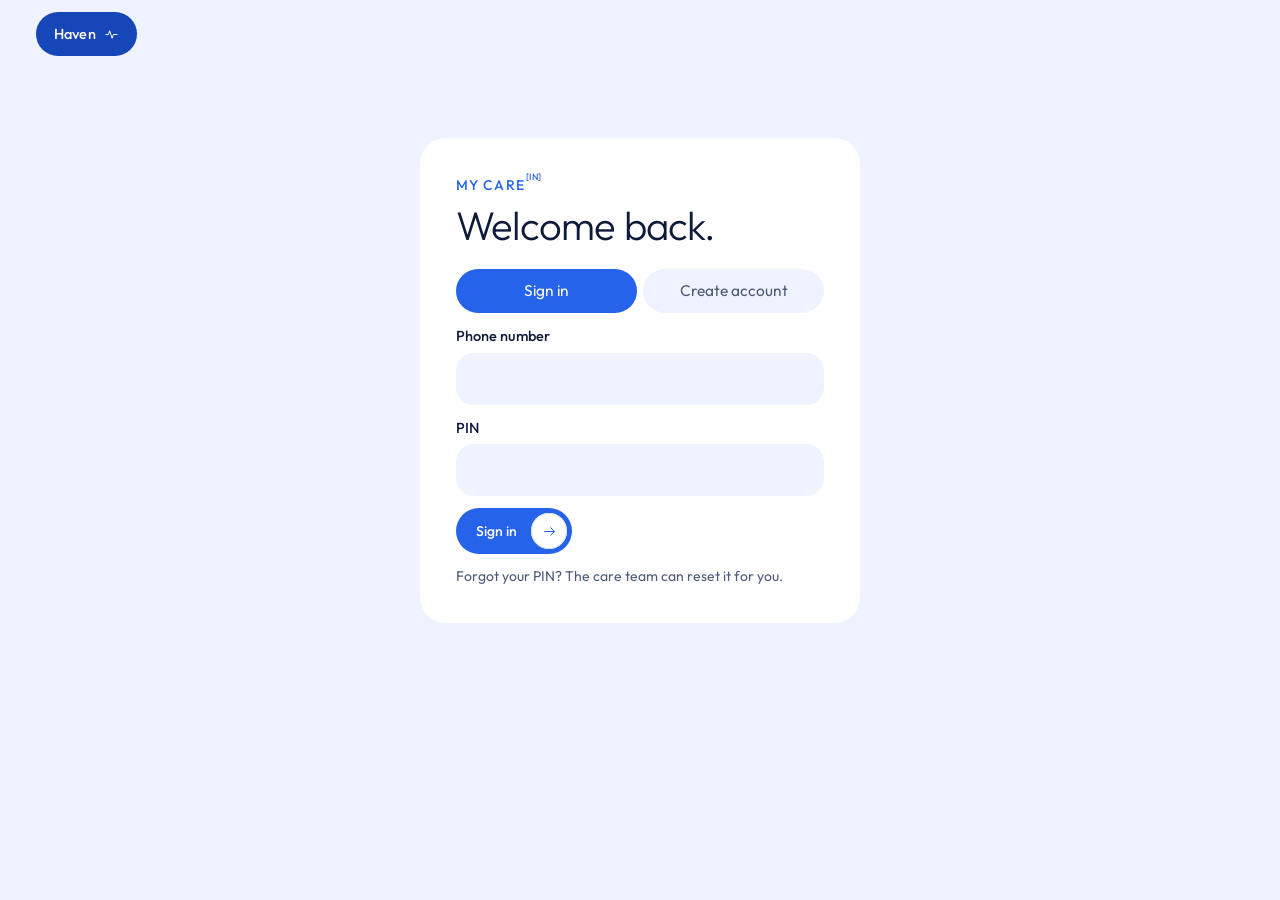
<file: app.html>
<!DOCTYPE html>
<html lang="en">
<head>
<meta charset="utf-8">
<meta name="viewport" content="width=device-width, initial-scale=1">
<meta name="robots" content="noindex">
<title>My care</title>
<meta name="theme-color" content="#2563EB">
<link rel="icon" href="data:image/svg+xml,%3Csvg xmlns='http://www.w3.org/2000/svg' viewBox='0 0 32 32'%3E%3Ccircle cx='16' cy='16' r='16' fill='%232563EB'/%3E%3Cpath d='M13 8h6v5h5v6h-5v5h-6v-5H8v-6h5z' fill='%23FFC64A'/%3E%3C/svg%3E">
<link rel="stylesheet" href="styles.css">
</head>
<body>
<div class="wrap">
  <header class="bar">
    <div><a class="pill dark logo" href="index.html"><span id="b-name">haven</span><svg><use href="#i-pulse"/></svg></a></div>
    <div><a class="pill" id="b-call" hidden><svg><use href="#i-phone"/></svg>Call</a><button class="pill" id="b-out" hidden>Sign out</button></div>
  </header>
  <main id="app" aria-live="polite"></main>
</div>
<script src="data.js"></script>
<script src="common.js"></script>
<script src="app.js"></script>
</body>
</html>
</file>
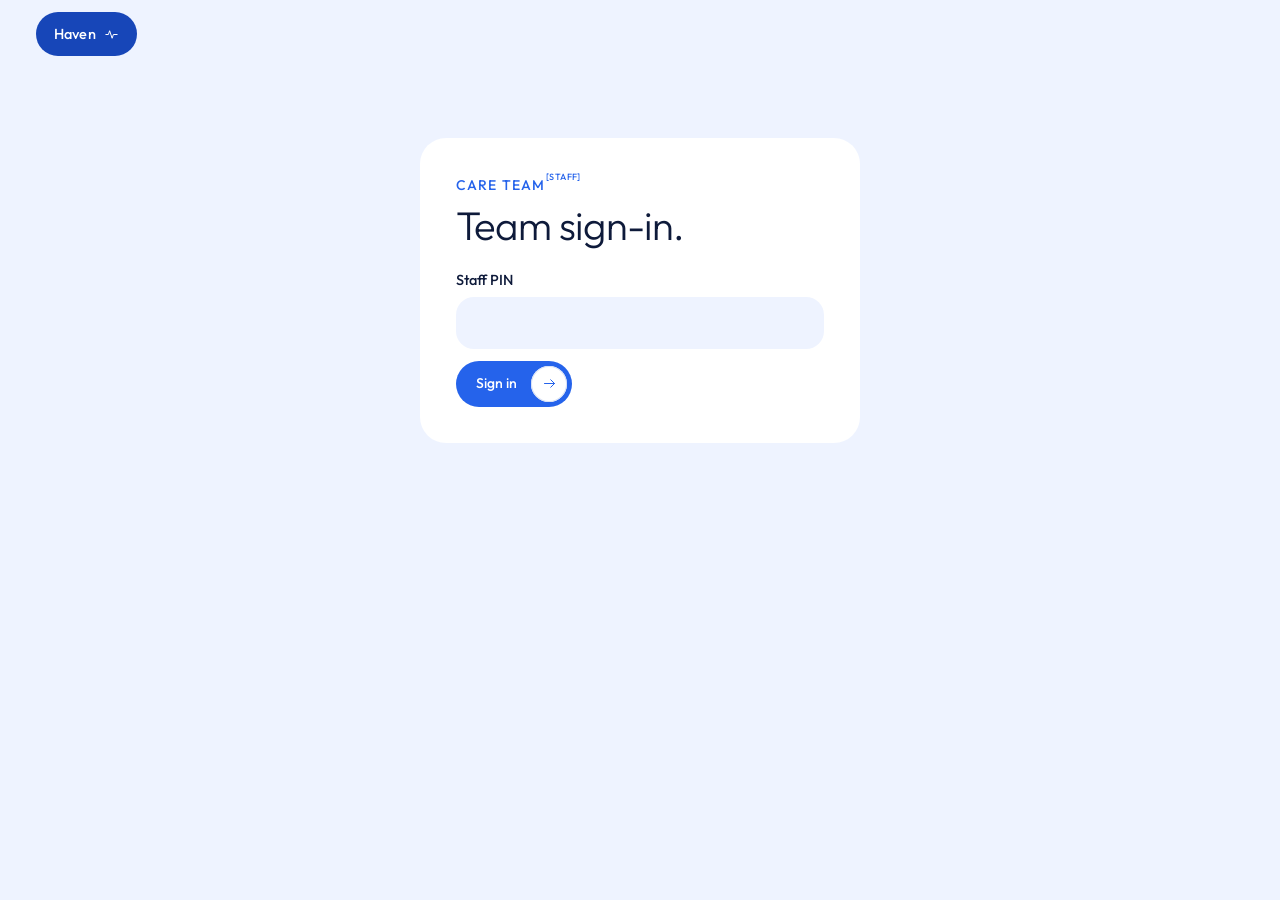
<file: team.html>
<!DOCTYPE html>
<html lang="en">
<head>
<meta charset="utf-8">
<meta name="viewport" content="width=device-width, initial-scale=1">
<meta name="robots" content="noindex">
<title>Care team</title>
<meta name="theme-color" content="#2563EB">
<link rel="icon" href="data:image/svg+xml,%3Csvg xmlns='http://www.w3.org/2000/svg' viewBox='0 0 32 32'%3E%3Ccircle cx='16' cy='16' r='16' fill='%232563EB'/%3E%3Cpath d='M13 8h6v5h5v6h-5v5h-6v-5H8v-6h5z' fill='%23FFC64A'/%3E%3C/svg%3E">
<link rel="stylesheet" href="styles.css">
</head>
<body>
<div class="wrap">
  <header class="bar">
    <div><a class="pill dark logo" href="index.html"><span id="b-name">haven</span><svg><use href="#i-pulse"/></svg></a></div>
    <div><span class="pill" id="b-net" hidden>Offline — last saved copy</span><button class="pill" id="b-out" hidden>Sign out</button></div>
  </header>
  <main id="app" aria-live="polite"></main>
</div>
<script src="data.js"></script>
<script src="common.js"></script>
<script src="team.js"></script>
</body>
</html>
</file>
<file: styles.css>
@font-face{font-family:"Outfit";src:url("fonts/outfit-latin-wght-normal.woff2") format("woff2");font-weight:100 900;font-display:swap}

:root{
  --bg:#EEF3FF; --ink:#0E1A3A; --muted:#4F5B78; --line:#D8E1F5; --white:#fff;
  --green:#2563EB; --green-d:#1746B8; --steel:#A9C4FF; --steel-d:#2F6BEA; --steel-l:#DFE9FF; --deep:#1746B8;
  --cyan:#FFC64A; --sun:#FFC64A; --orange:#F0803A; --red:#D2462F; --amber:#9A6700; --ok:#2563EB;
  --r:26px;
}
*{box-sizing:border-box}
html{scroll-behavior:smooth;-webkit-text-size-adjust:100%}
html,body{overflow-x:clip}
body{margin:0;background:var(--bg);color:var(--ink);font:400 16.5px/1.5 "Outfit",system-ui,sans-serif;-webkit-font-smoothing:antialiased}
h1,h2,h3,p,ul,ol{margin:0;padding:0}
ul,ol{list-style:none}
h1,h2,h3{font-weight:300;letter-spacing:-.02em;line-height:1.08}
b,strong{font-weight:600}
a{color:inherit;text-decoration:none}
button{font:inherit;color:inherit;background:none;border:0;padding:0;cursor:pointer}
svg{display:block}
:focus-visible{outline:2px solid var(--ink);outline-offset:3px;border-radius:999px}
[hidden]{display:none!important}
.wrap{max-width:1240px;margin:0 auto;padding-left:16px;padding-right:16px}
.muted{color:var(--muted)}
.small{font-size:13px}

/* ---------- pills + round icons ---------- */
.pill{color:var(--ink);display:inline-flex;align-items:center;gap:8px;min-height:40px;padding:0 15px;border-radius:999px;background:#fff;font-size:13px;font-weight:500;white-space:nowrap}
.pill svg{width:15px;height:15px}
.pill.dark{background:var(--ink);color:#fff}
.pill.glass{background:rgba(255,255,255,.26);color:#fff;backdrop-filter:blur(10px);-webkit-backdrop-filter:blur(10px)}
.pill.ghost{background:none;color:var(--muted);box-shadow:inset 0 0 0 1px var(--line)}
.pill.ico-l{padding-left:5px}.pill.ico-r{padding-right:5px}
.ico{color:var(--ink);width:32px;height:32px;flex:none;border-radius:50%;display:grid;place-items:center;background:#fff;box-shadow:inset 0 0 0 1px var(--line)}
.ico svg{width:15px;height:15px}
.ico.dark{background:var(--ink);color:var(--cyan);box-shadow:none}
.ico.cyan{background:var(--cyan);color:#fff;box-shadow:none}
.ico.lg{width:46px;height:46px}.ico.lg svg{width:19px;height:19px}
.ico.xl{width:68px;height:68px}.ico.xl svg{width:26px;height:26px}
.go{display:inline-flex;align-items:center;gap:14px;min-height:46px;padding:0 5px 0 20px;border-radius:999px;background:#fff;box-shadow:inset 0 0 0 1px #CFD3D6;font-size:14px;font-weight:500;transition:transform .15s}
.go:hover{transform:translateY(-1px)}
.go .ico{width:36px;height:36px}
.go.glass{background:rgba(255,255,255,.28);box-shadow:none;color:#fff;backdrop-filter:blur(10px);-webkit-backdrop-filter:blur(10px)}
.go.glass .ico{background:#fff;color:var(--cyan)}
.ico.dark{color:var(--cyan)}.ico.cyan{color:#fff}.pill.dark,.pill.glass{color:#fff}
.go.solid{background:var(--ink);color:#fff;box-shadow:none}
.go.solid .ico{background:#fff;color:var(--ink)}
.go:disabled{opacity:.45;cursor:default;transform:none}
.sec-label{font-size:15px;color:var(--ink)}
.sec-label sup{font-size:9px;font-weight:500;letter-spacing:.04em;margin-left:1px;position:relative;top:-.5em}
.hl{display:inline-flex;align-items:center;gap:.22em;background:#fff;border-radius:999px;padding:0 .28em 0 .32em;line-height:1.12;vertical-align:baseline}
.hl .ico{width:.62em;height:.62em;box-shadow:inset 0 0 0 1px #CFD3D6}
.hl .ico svg{width:55%;height:55%}
.h-ico{display:inline-block;width:.7em;height:.7em;vertical-align:-.04em;margin:0 .12em}
.dash{position:absolute;pointer-events:none;border:1.5px dashed rgba(255,255,255,.85);border-radius:50%}
.cloud{position:absolute;pointer-events:none;width:var(--w,90px);height:calc(var(--w,90px)*.52);border-radius:999px;background:#fff;filter:drop-shadow(0 10px 18px rgba(80,110,125,.18))}
.cloud::before,.cloud::after{content:"";position:absolute;background:#fff;border-radius:50%}
.cloud::before{width:46%;aspect-ratio:1;left:16%;top:-38%}
.cloud::after{width:36%;aspect-ratio:1;left:50%;top:-22%}

/* ---------- hero ---------- */
.hero{position:relative;overflow:hidden;isolation:isolate;min-height:clamp(560px,62vw,760px);border-radius:0 0 30px 30px;color:#fff;background:linear-gradient(180deg,#6F9AB2 0%,#9DBFD0 42%,#CFE0E8 100%)}
.tower{position:absolute;z-index:-1;inset:0;background:linear-gradient(180deg,#3F5560,#6C8795);opacity:.92}
.tower::after{content:"";position:absolute;inset:0;background:repeating-linear-gradient(90deg,rgba(255,255,255,.11) 0 2px,transparent 2px 22px),repeating-linear-gradient(0deg,rgba(0,0,0,.1) 0 2px,transparent 2px 16px)}
.tower.t1{clip-path:polygon(0 0,27% 0,19% 48%,0 66%)}
.tower.t2{clip-path:polygon(100% 0,66% 0,77% 58%,100% 78%);background:linear-gradient(180deg,#33474F,#5D7885)}
.tower.t3{clip-path:polygon(40% 100%,45% 72%,57% 74%,61% 100%);background:linear-gradient(180deg,#4A626D,#2F4048)}
.tower.t4{clip-path:polygon(0 100%,0 74%,15% 64%,24% 100%);background:linear-gradient(180deg,#566F7B,#394C55)}
.tower.t5{clip-path:polygon(100% 100%,100% 86%,84% 70%,78% 100%);background:linear-gradient(180deg,#48606B,#2F4048);opacity:.85}
.hero-haze{position:absolute;z-index:-1;left:20%;right:20%;top:12%;height:60%;border-radius:50%;background:radial-gradient(closest-side,rgba(255,255,255,.55),transparent);filter:blur(10px)}
.nav{position:absolute;z-index:5;left:0;right:0;top:0;display:flex;justify-content:space-between;align-items:center;gap:10px;padding:12px 14px}
.nav>div{display:flex;gap:8px;align-items:center}
.nav .pill{box-shadow:0 2px 10px rgba(40,60,70,.12)}
.logo{font-weight:500;font-size:15px;letter-spacing:.01em}
.hero-mid{position:absolute;left:0;right:0;top:50%;transform:translateY(-54%);text-align:center;padding:0 16px}
.hero h1{font-size:clamp(40px,6.6vw,84px);font-weight:300;letter-spacing:-.025em;line-height:1;text-shadow:0 2px 24px rgba(60,90,105,.25)}
.hero h1 .sun{display:inline-grid;place-items:center;width:.62em;height:.62em;vertical-align:.02em;margin:0 .1em;position:relative}
.hero h1 .sun svg{width:100%;height:100%}
.hero .dash{width:clamp(180px,24vw,330px);aspect-ratio:1;left:50%;top:50%;transform:translate(-50%,-50%)}
.hero .go{margin-top:28px}
.hero-card{position:absolute;z-index:4;left:14px;bottom:14px;display:flex;align-items:center;gap:8px;background:#fff;color:var(--ink);border-radius:999px;padding:8px 22px 8px 8px;max-width:calc(100% - 28px);box-shadow:0 8px 24px rgba(40,60,70,.14)}
.hero-card p{font-size:12.5px;line-height:1.3;max-width:190px;margin-left:8px}
.hero-card .x{position:absolute;right:-6px;top:-8px;width:22px;height:22px;border-radius:50%;background:#fff;display:grid;place-items:center;box-shadow:0 2px 6px rgba(0,0,0,.18);font-size:13px;line-height:1}
.hero-tag{position:absolute;z-index:4;right:14px;bottom:14px}
.side{position:fixed;z-index:30;right:12px;top:50%;transform:translateY(-50%);display:flex;flex-direction:column;gap:8px}
.side .ico{box-shadow:0 2px 10px rgba(40,60,70,.14)}

/* ---------- about ---------- */
.sec{position:relative;padding-top:clamp(56px,7vw,96px)}
.sec-top{display:grid;grid-template-columns:1fr auto 1fr;align-items:start;gap:16px}
.center{text-align:center}
.h2{font-size:clamp(38px,5.2vw,64px)}
.lead{max-width:330px;margin:22px auto 26px;color:#4A4F54;font-size:16px;line-height:1.4}
.curve{position:absolute;z-index:-1;left:0;right:0;top:120px;width:100%;height:520px;fill:none;stroke:#C5CACE;stroke-width:1.2;stroke-dasharray:6 6}
.cards{display:grid;grid-template-columns:1fr 1fr 1fr 1.05fr 1fr;gap:14px;align-items:end;margin-top:28px}
.c{position:relative;overflow:hidden;border-radius:var(--r);isolation:isolate}
.c-dark{background:linear-gradient(200deg,#3A4850,#16191B 70%);color:#fff;padding:20px;min-height:300px;display:flex;flex-direction:column;justify-content:space-between;margin-bottom:70px}
.c-dark h3{font-size:27px;line-height:1.25}
.c-phone{background:var(--steel-l);min-height:190px;padding:18px 18px 0;display:flex;justify-content:center}
.mini{width:132px;border-radius:26px 26px 0 0;background:var(--steel);color:#fff;padding:14px 12px 20px;box-shadow:0 0 0 5px #fff,0 18px 30px -10px rgba(60,90,105,.5);transform:rotate(-7deg) translateY(12px)}
.mini small{display:block;font-size:9px;opacity:.9}
.mini b{display:block;font-weight:300;font-size:30px;line-height:1.1}
.mini span{display:block;font-size:17px;font-weight:300;line-height:1.15;margin-top:6px}
.c-home{background:linear-gradient(180deg,#BFD3DB,#DCE7EC);min-height:230px;margin-bottom:76px}
.c-home .dash{width:150px;height:150px;left:50%;top:44%;transform:translate(-50%,-50%);border-color:#fff}
.c-home .ico.xl{position:absolute;left:50%;top:44%;transform:translate(-50%,-50%)}
.c-home .acts{position:absolute;right:12px;bottom:12px;display:flex;gap:6px;background:rgba(255,255,255,.5);border-radius:999px;padding:5px}
.c-steel{background:var(--steel-d);color:#fff;padding:26px 22px 22px;min-height:130px;overflow:visible;margin-bottom:176px;display:flex;flex-direction:column;gap:14px}
.c-steel p{font-size:16px;line-height:1.25;max-width:170px}
.c-steel .corner{position:absolute;right:-10px;top:-40px;width:78px;height:78px;border-radius:50%;background:var(--bg);display:grid;place-items:center}
.c-steel .corner .ico{width:58px;height:58px;box-shadow:none}
.c-sky{background:linear-gradient(180deg,#8FB3C6,#C9DDE6);min-height:296px}
.c-sky .dash{width:190px;height:190px;left:50%;top:60%;transform:translate(-50%,-50%)}
.c-sky .live{position:absolute;right:14px;top:14px}
.c-sky .ico.live{color:var(--red)}
.c-sky .pill{position:absolute;left:50%;bottom:14px;transform:translateX(-50%)}
.c-sky .figure{position:absolute;left:50%;bottom:54px;transform:translateX(-50%);width:74px;height:74px;border-radius:50%;background:#fff;display:grid;place-items:center;color:var(--deep);box-shadow:0 14px 26px -8px rgba(60,90,105,.5)}
.c-sky .figure svg{width:30px;height:30px}
.pager{display:flex;gap:8px;margin-top:-52px;margin-left:8px;position:relative}

/* ---------- services ---------- */
.svc{display:grid;grid-template-columns:1fr 1fr;gap:16px;align-items:stretch}
.svc-art{position:relative;overflow:hidden;isolation:isolate;border-radius:var(--r);min-height:640px;background:linear-gradient(180deg,#A3C0CC,#C7D8DF 70%,#D6E1E6);color:#fff;padding:24px}
.svc-art .capsule{position:absolute;left:50%;top:50%;transform:translate(-50%,-50%);width:min(300px,62%);height:70%;border:1.5px dashed #fff;border-radius:999px}
.svc-art .inner{position:absolute;left:50%;top:50%;transform:translate(-50%,-48%);width:min(250px,52%);height:60%;border-radius:999px;background:linear-gradient(180deg,rgba(255,255,255,.75),rgba(255,255,255,.12));overflow:hidden}
.svc-art .inner::after{content:"";position:absolute;inset:0;background:repeating-linear-gradient(0deg,rgba(134,168,182,.35) 0 2px,transparent 2px 14px);transform:skewY(-18deg) scale(1.4)}
.chip-big{position:absolute;display:flex;flex-direction:column;gap:4px;align-items:flex-start}
.chip-big .pill{font-size:clamp(17px,2vw,24px);font-weight:300;min-height:0;padding:7px 18px}
.chip-big .pill svg{width:18px;height:18px}
.chip-big span.val{font-size:clamp(17px,2vw,24px);font-weight:300;padding-left:18px;display:flex;align-items:center;gap:8px}
.svc-art .place{position:absolute;left:0;right:0;bottom:24px;text-align:center;font-size:clamp(17px,2vw,24px);font-weight:300;color:#fff;opacity:.9}
.svc-art .dot{position:absolute;width:10px;height:10px;border-radius:50%;background:#fff}
.svc-info{padding:clamp(8px,2vw,28px);display:flex;flex-direction:column}
.tabs-row{display:flex;flex-wrap:wrap;gap:8px;justify-content:center}
.tabs-row .pill{color:#A9AFB4;background:rgba(255,255,255,.45);font-size:15px;font-weight:400;min-height:36px}
.tabs-row .pill[aria-selected="true"]{color:var(--ink);background:#fff}
.slide{flex:1;display:grid;grid-template-columns:auto 1fr auto;align-items:center;gap:12px;padding:40px 0}
.slide-body{text-align:center;display:flex;flex-direction:column;align-items:center;gap:16px}
.slide-body .path{font-size:18px;color:#4A4F54;font-weight:300}
.slide-body h3{font-size:clamp(22px,2.4vw,28px);font-weight:400;max-width:360px;line-height:1.22}
.chev{width:44px;height:44px;display:grid;place-items:center;color:var(--ink)}
.chev svg{width:22px;height:22px}
.dots{display:flex;gap:6px;justify-content:center}
.dots i{width:7px;height:7px;border-radius:50%;box-shadow:inset 0 0 0 1px #555}
.dots i.on{background:var(--ink);box-shadow:0 0 0 2.5px var(--bg),0 0 0 3.5px #555}

/* ---------- app ---------- */
.appshow{position:relative;display:grid;grid-template-columns:1fr auto 1fr;gap:clamp(12px,3vw,48px);align-items:center;padding:56px 0 30px}
.ring{position:absolute;left:50%;top:50%;transform:translate(-50%,-50%);width:min(620px,92%);aspect-ratio:1;border:1.2px dashed #C5CACE;border-radius:50%;z-index:-1}
.notes{display:flex;flex-direction:column;gap:clamp(40px,7vw,92px)}
.notes li{position:relative;font-size:18px;line-height:1.15}
.notes.l{text-align:right;color:#C2C6C9}
.notes.l li:nth-child(2){margin-right:44px}
.notes.r li:nth-child(2){margin-left:44px}
.notes small{display:block;font-size:11.5px;color:var(--muted);margin-top:6px;max-width:190px}
.phone{position:relative;width:228px;border-radius:44px;background:linear-gradient(180deg,#B5CCD6,#9DB9C5);padding:26px 16px 0;color:#fff;box-shadow:0 0 0 12px var(--steel-l),0 40px 60px -30px rgba(60,90,105,.6);height:440px;overflow:hidden}
.phone::before{content:"";position:absolute;left:50%;top:10px;transform:translateX(-50%);width:54px;height:12px;border-radius:9px;background:#EDF3F5}
.phone .t{font-size:10px;opacity:.9;margin-top:10px}
.phone .city{font-size:17px}
.phone .big{font-size:42px;font-weight:300;line-height:1.1;margin-top:10px;display:flex;align-items:baseline;gap:8px}
.phone .big small{font-size:10px}
.phone .say{font-size:26px;font-weight:300;line-height:1.12;margin-top:8px}
.phone .row{display:grid;grid-template-columns:repeat(3,1fr);gap:6px;margin-top:22px;border-top:1px solid rgba(255,255,255,.4);padding-top:10px;font-size:9px}
.phone .row b{display:block;font-size:15px;font-weight:400}
.phone .dock{position:absolute;left:14px;right:14px;bottom:-18px;height:74px;border-radius:26px;background:linear-gradient(180deg,#5F7E8C,#3F5560);display:flex;gap:6px;padding:12px}
.phone .dock .pill{min-height:22px;font-size:8.5px;padding:0 8px;color:var(--ink)}
.float-card{position:relative;display:inline-flex;align-items:center;gap:8px;background:#fff;border-radius:999px;padding:8px 22px 8px 8px;margin-top:8px}
.float-card p{font-size:12.5px;line-height:1.3;max-width:190px;margin-left:8px}

/* ---------- footer ---------- */
.end{padding:clamp(72px,10vw,130px) 0 20px;text-align:center}
.end h2{font-size:clamp(44px,7.4vw,92px);font-weight:400;letter-spacing:-.035em;line-height:.98}
.end .sky-pill{display:inline-block;width:1.25em;height:.52em;border-radius:999px;vertical-align:.04em;margin:0 .1em;background:linear-gradient(180deg,#6F9AB2,#BCD3DD);position:relative;overflow:hidden}
.end .sky-pill::after{content:"";position:absolute;left:38%;bottom:0;width:24%;height:80%;background:var(--deep);clip-path:polygon(50% 0,100% 100%,0 100%)}
.end-row{max-width:520px;margin:44px auto 0;display:flex;justify-content:flex-end;align-items:center;gap:12px;padding-bottom:18px;border-bottom:1px solid #C5CACE;font-size:14px;font-weight:500}
.end-foot{display:flex;justify-content:space-between;align-items:flex-end;gap:16px;padding:8px 0 24px;font-size:12px;color:var(--muted)}
.end-foot nav{display:flex;gap:16px;flex-wrap:wrap}
.totop{width:84px;height:84px;border-radius:50%;box-shadow:inset 0 0 0 1px #C5CACE;display:grid;place-items:center;color:var(--ink)}
.totop svg{width:30px;height:30px}

/* ---------- app pages ---------- */
.bar{display:flex;justify-content:space-between;align-items:center;gap:10px;padding:12px 0}
.bar>div{display:flex;gap:8px;align-items:center}
.greet{position:relative;overflow:hidden;isolation:isolate;border-radius:var(--r);background:linear-gradient(180deg,#8FB3C6,#C9DDE6);color:#fff;padding:clamp(24px,4vw,44px);min-height:190px;display:flex;flex-direction:column;justify-content:flex-end;gap:6px}
.greet h1{font-size:clamp(34px,5vw,58px)}
.greet .dash{width:260px;height:260px;right:-60px;top:-90px}
.greet .cloud{right:16%;top:26%}
.tabs{display:flex;gap:8px;overflow-x:auto;padding:14px 0 6px;scrollbar-width:none}
.tabs::-webkit-scrollbar{display:none}
.tab{min-height:40px;padding:0 17px;border-radius:999px;background:rgba(255,255,255,.5);color:var(--muted);font-size:14.5px;white-space:nowrap;display:inline-flex;align-items:center;gap:8px}
.tab svg{width:15px;height:15px}
.tab[aria-selected="true"]{background:#fff;color:var(--ink)}
.tab .n{min-width:20px;height:20px;border-radius:999px;background:var(--ink);color:#fff;font-size:11px;display:grid;place-items:center;padding:0 6px}
.grid{display:grid;grid-template-columns:1fr 1fr;gap:14px;margin-top:8px}
.box{background:#fff;border-radius:var(--r);padding:22px;display:flex;flex-direction:column;gap:14px;min-width:0}
.box.steel{background:var(--steel-l)}
.box.wide{grid-column:1/-1}
.box h2{font-size:24px;font-weight:400}
.box-head{display:flex;justify-content:space-between;align-items:center;gap:10px}
.row{display:flex;justify-content:space-between;align-items:center;gap:12px;padding:12px 0;border-top:1px solid var(--line)}
.row:first-of-type{border-top:0}
.row b{display:block;font-weight:500}
.row small{color:var(--muted);font-size:13px}
.row .acts{display:flex;gap:6px;flex-wrap:wrap;justify-content:flex-end;align-items:center}
.empty{color:var(--muted);padding:6px 0}
.tick{width:44px;height:44px;flex:none;border-radius:50%;box-shadow:inset 0 0 0 1.5px #C5CACE;display:grid;place-items:center;color:transparent}
.tick svg{width:18px;height:18px}
.tick[aria-pressed="true"]{background:var(--ink);color:var(--cyan);box-shadow:none}
.stat{display:grid;grid-template-columns:repeat(auto-fit,minmax(120px,1fr));gap:10px}
.stat div{background:var(--bg);border-radius:18px;padding:14px}
.stat small{display:block;color:var(--muted);font-size:12px}
.stat b{display:block;font-size:26px;font-weight:300;line-height:1.2}
.tagx{display:inline-flex;align-items:center;min-height:24px;padding:0 10px;border-radius:999px;background:var(--bg);font-size:12px;font-weight:500;white-space:nowrap}
.tagx.urgent{background:#FBE4DF;color:var(--red)}
.tagx.review{background:#FFF0CF;color:var(--amber)}
.tagx.ok{background:#DDF3E8;color:var(--ok)}
.tagx.steel{background:var(--steel-l);color:var(--deep)}
.seg{display:flex;gap:6px;flex-wrap:wrap}
.seg button{min-height:40px;padding:0 16px;border-radius:999px;background:var(--bg);font-size:14px;color:var(--muted)}
.seg button[aria-pressed="true"]{background:var(--ink);color:#fff}
.form{display:flex;flex-direction:column;gap:12px}
.row2{display:grid;grid-template-columns:1fr 1fr;gap:12px}
.field{display:flex;flex-direction:column;gap:6px}
.field label{font-size:13px;font-weight:500}
.field input,.field select,.field textarea{height:52px;border-radius:18px;border:1.5px solid transparent;background:var(--bg);padding:0 18px;font:400 16px "Outfit",sans-serif;color:var(--ink);width:100%}
.field textarea{height:auto;min-height:86px;padding:13px 18px;resize:vertical}
.field input:focus,.field select:focus,.field textarea:focus{outline:0;border-color:var(--ink)}
.checkrow{display:flex;gap:6px;flex-wrap:wrap}
.checkrow label{display:inline-flex;align-items:center;gap:8px;min-height:40px;padding:0 14px;border-radius:999px;background:var(--bg);font-size:14px;cursor:pointer}
.checkrow input{accent-color:var(--ink);width:16px;height:16px}
.note{font-size:14px;padding:12px 16px;border-radius:18px;background:var(--steel-l);color:#2F4048}
.note.err,.note.urgent{background:#FBE4DF;color:#9E2C19}
.note.ok{background:#DDF3E8;color:#14613F}
.note.warn,.note.review{background:#FFF0CF;color:#6E4A00}
.chart{width:100%;height:auto;display:block}
.svc-pick{display:grid;grid-template-columns:repeat(4,1fr);gap:10px}
.svc-pick button{background:var(--bg);border-radius:22px;padding:16px;text-align:left;display:flex;flex-direction:column;gap:10px;min-height:128px;font-size:13px;color:var(--muted)}
.svc-pick button b{color:var(--ink);font-size:16px;font-weight:500}
.svc-pick button[aria-pressed="true"]{background:var(--ink);color:#C9CED2}
.svc-pick button[aria-pressed="true"] b{color:#fff}
.track{display:grid;grid-template-columns:repeat(4,1fr);gap:4px;margin-top:8px;width:100%}
.track i{height:5px;border-radius:9px;background:var(--line)}
.track i.on{background:var(--ink)}
.chat{display:flex;flex-direction:column;gap:8px;max-height:420px;overflow-y:auto;padding:4px}
.bub{max-width:82%;padding:11px 16px;border-radius:20px;background:var(--bg);font-size:15px;align-self:flex-start}
.bub.me{align-self:flex-end;background:var(--ink);color:#fff}
.bub small{display:block;font-size:11px;opacity:.6;margin-top:3px}
.send{display:flex;gap:8px;align-items:center}
.send input{flex:1;height:52px;border-radius:999px;border:0;background:var(--bg);padding:0 20px;font:400 16px "Outfit",sans-serif;min-width:0}
.auth{max-width:440px;margin:clamp(20px,6vw,70px) auto;background:#fff;border-radius:var(--r);padding:clamp(22px,4vw,36px)}
.auth h1{font-size:40px;margin:8px 0 22px}
.auth .seg button{flex:1}
.inline{display:flex;gap:8px;align-items:flex-end;flex-wrap:wrap}
.inline .field{flex:1 1 140px}

@media (max-width:900px){
  .side{display:none}
  .nav .hide-m{display:none}
  .sec-top{grid-template-columns:1fr}
  .sec-top .sec-label{text-align:center}
  .cards{grid-template-columns:1fr 1fr;align-items:stretch}
  .c-dark,.c-home,.c-steel{margin-bottom:0}
  .c-steel{margin-top:30px}
  .c-sky{grid-column:1/-1;min-height:240px}
  .pager,.curve{display:none}
  .svc{grid-template-columns:1fr}
  .svc-art{min-height:480px}
  .appshow{grid-template-columns:1fr;justify-items:center;gap:28px}
  .notes{flex-direction:row;flex-wrap:wrap;gap:14px 22px;justify-content:center;text-align:center!important}
  .notes li{margin:0!important;font-size:16px}
  .notes small{display:none}
  .ring{width:440px;max-width:120%;top:50%}
  .grid{grid-template-columns:1fr}
  .svc-pick{grid-template-columns:1fr 1fr}
}
@media (max-width:560px){
  body{font-size:16px}
  .hero{min-height:600px;border-radius:0 0 24px 24px}
  .hero-tag{display:none}
  .tower.t1{clip-path:polygon(0 0,38% 0,24% 40%,0 56%)}
  .tower.t2{clip-path:polygon(100% 0,70% 0,80% 46%,100% 62%)}
  .tower.t3{display:none}
  .row2{grid-template-columns:1fr}
  .cards{gap:10px}
  .c-dark h3{font-size:22px}
  .c-dark{min-height:250px}
  .slide{grid-template-columns:1fr;padding:28px 0}
  .slide .chev{display:none}
  .end-foot{flex-direction:column;align-items:center;text-align:center}
  .row{align-items:flex-start;flex-direction:column}
  .row.keep{flex-direction:row;align-items:center}
  .row .acts{justify-content:flex-start}
}
@media (prefers-reduced-motion:reduce){html{scroll-behavior:auto}*{transition:none!important}}
.box:not(.steel) .box-head .pill{background:var(--bg)}

/* ---------- calmer, clearer, more hospital ---------- */
.small{font-size:14px}
.row small{font-size:14.500px}
.pill{font-size:14.500px;min-height:44px;padding:0 18px}
.tagx{font-size:13px}
.tab{color:#4F565C;font-size:15.500px;min-height:44px}
.tabs-row .pill{color:#5E666D;background:rgba(255,255,255,.6);font-size:16px;min-height:44px}
.hero{background:linear-gradient(180deg,#5F8DA6 0%,#8FB5C8 48%,#C9DDE6 100%);min-height:clamp(600px,60vw,720px)}
.hero h1{font-weight:400;font-size:clamp(40px,6vw,78px);line-height:1.04;text-shadow:0 2px 22px rgba(40,70,85,.35)}
.hero h1 .sun{background:#fff;border-radius:50%;color:var(--deep);width:.7em;height:.7em;vertical-align:.04em;box-shadow:0 8px 22px rgba(40,70,85,.25)}
.hero h1 .sun svg{width:56%;height:56%}
.hero .sub{max-width:520px;margin:18px auto 0;font-size:19px;line-height:1.4;text-shadow:0 1px 14px rgba(40,70,85,.4)}
.hero-cta{display:flex;gap:10px;justify-content:center;flex-wrap:wrap;margin-top:28px}
.hero .go{margin-top:0;min-height:54px;font-size:16.500px;background:#fff;color:var(--ink);box-shadow:0 8px 22px rgba(40,70,85,.2);backdrop-filter:none}
.hero .go .ico{background:var(--ink);color:var(--cyan);width:42px;height:42px}
.hero-cta .pill{min-height:54px;font-size:16.500px;padding:0 24px}
.hero .dash{width:clamp(260px,40vw,560px);opacity:.55}
.hero .cloud{opacity:.92}
.hero-mid{transform:translateY(-50%)}
.hero-card p{font-size:14.500px;max-width:230px}
.hero-tag b{width:9px;height:9px;border-radius:50%;background:var(--red);display:inline-block}
.sec-label{font-size:14px;letter-spacing:.08em;text-transform:uppercase;color:var(--muted);font-weight:500}
.lead{max-width:440px;font-size:18.500px;color:#3F464B}
.c-dark h3{font-weight:400}
.c .cap-pill{position:absolute;left:12px;bottom:12px}
.c-steel p{font-size:17.500px;max-width:210px}
.cards{align-items:stretch;grid-template-columns:repeat(5,1fr)}
.c-dark,.c-home,.c-steel{margin-bottom:0}
.c-steel{margin-top:34px}
.c-phone,.c-home,.c-sky,.c-dark{min-height:300px}
.slide-body h3{font-weight:400;font-size:clamp(22px,2.3vw,27px);max-width:420px}
.slide-body .path{color:var(--muted);font-weight:400}
.notes.l{color:#4F565C}
.notes li{font-size:19px}
.notes small{font-size:14px;max-width:220px}
.float-card p{font-size:14.500px;max-width:230px}
.info{display:grid;grid-template-columns:repeat(3,1fr);gap:14px;margin-top:28px}
.info .box{gap:8px}
.info .box h3{font-size:24px;font-weight:400}
.info .box p{color:#3F464B}
.info .box.em{background:var(--ink);color:#fff}
.info .box.em p{color:#D4D9DC}
.end h2{font-weight:400;font-size:clamp(40px,6.4vw,80px);letter-spacing:-.03em;line-height:1.02}
.end .sky-pill::after{left:50%;top:50%;bottom:auto;width:.3em;height:.3em;transform:translate(-50%,-50%);background:#fff;clip-path:polygon(36% 0,64% 0,64% 36%,100% 36%,100% 64%,64% 64%,64% 100%,36% 100%,36% 64%,0 64%,0 36%,36% 36%)}
.end-row{font-size:17px;justify-content:center;border:0;gap:10px;flex-wrap:wrap}
.end-foot{font-size:14px}
.field label{font-size:14.500px}
.seg button{min-height:44px;font-size:15.500px}
.box h2{font-size:25px}
.bub small{font-size:12.500px}
@media (max-width:900px){
  .cards{grid-template-columns:1fr 1fr}
  .c-steel{margin-top:30px;min-height:240px}
  .info{grid-template-columns:1fr}
}
@media (max-width:560px){
  .hero{min-height:640px}
  .hero .sub{font-size:17.500px}
  .hero-card{display:none}
  .c-phone,.c-home,.c-dark{min-height:250px}
  .notes small{display:block;margin-left:auto;margin-right:auto}
  .notes{flex-direction:column;gap:20px}
}
@media (max-width:560px){
  .hero .cloud{display:none}
  .hero .cloud:nth-of-type(4){display:block;width:120px!important;height:62px!important;right:8%!important;bottom:5%!important}
  .hero .cloud:nth-of-type(5){display:block;width:76px!important;height:40px!important;left:8%!important;bottom:9%!important}
  .hero-mid{transform:translateY(-58%)}
}

/* ---------- colour: hospital green with a warm sun accent ---------- */
.pill.dark{background:var(--green-d)}
.ico.dark{background:var(--green-d);color:var(--sun)}
.ico.cyan{background:var(--orange);color:#fff}
.go.solid{background:var(--green)}
.go.solid .ico{color:var(--green)}
.go{box-shadow:inset 0 0 0 1px #BCCBEE}
.hl{background:#FFE7A3}
.hl .ico{box-shadow:none;color:var(--green-d)}
.sec-label{color:var(--green)}
.hero{background:linear-gradient(160deg,#1746B8 0%,#2563EB 45%,#4C82F7 100%)}
.hero .cloud{display:none!important}
.hero-haze{left:auto;right:-8%;top:-30%;width:54%;height:auto;aspect-ratio:1;background:#3B77F5;filter:none;opacity:.7}
.hero::after{content:"";position:absolute;z-index:-1;left:-10%;bottom:-46%;width:44%;aspect-ratio:1;border-radius:50%;background:#1746B8;opacity:.6}
.hero::before{content:"";position:absolute;z-index:-1;right:12%;bottom:14%;width:clamp(70px,9vw,130px);aspect-ratio:1;border-radius:50%;background:var(--sun)}
.hero h1{text-shadow:none}
.hero h1 .sun{background:var(--sun);color:var(--green-d);box-shadow:none}
.hero .sub{text-shadow:none;color:#E3ECFF}
.hero .dash{border-color:rgba(255,255,255,.5)}
.hero .go{box-shadow:none}
.hero .go .ico{background:var(--green);color:#fff}
.hero-tag b{background:var(--orange)}
.curve{stroke:#BCCBEE}
.c-dark{background:linear-gradient(200deg,#2563EB,#12368F 75%)}
.c-phone{background:var(--steel-l)}
.mini{background:var(--green);box-shadow:0 0 0 5px #fff,0 18px 30px -10px rgba(23,70,184,.5)}
.c-home{background:#FFE7A3}
.c-home .dash{border-color:#fff}
.c-home .ico.xl{color:var(--green-d)}
.c-steel{background:var(--steel-d)}
.c-sky{background:linear-gradient(180deg,#4C82F7,#B5CCFF)}
.c-sky .figure{color:var(--green-d);box-shadow:0 14px 26px -8px rgba(23,70,184,.5)}
.svc-art{background:linear-gradient(170deg,#2563EB,#5B8DF8)}
.svc-art .inner{background:linear-gradient(180deg,rgba(255,255,255,.8),rgba(255,255,255,.2))}
.svc-art .inner::after{background:repeating-linear-gradient(0deg,rgba(37,99,235,.3) 0 2px,transparent 2px 14px)}
.tabs-row .pill[aria-selected="true"]{background:var(--green);color:#fff}
.dots i.on{background:var(--green);box-shadow:0 0 0 2.5px var(--bg),0 0 0 3.5px var(--green)}
.slide-body .ico.xl{background:var(--steel-l);color:var(--green-d)}
.ring{border-color:#BCCBEE}
.phone{background:linear-gradient(180deg,#4C82F7,#2563EB);box-shadow:0 0 0 12px var(--steel-l),0 40px 60px -30px rgba(23,70,184,.6)}
.phone .dock{background:linear-gradient(180deg,#1746B8,#12368F)}
.cloud{filter:drop-shadow(0 10px 18px rgba(23,70,184,.16))}
.notes.r b{color:var(--green)}
.info .box .ico{background:var(--steel-l);box-shadow:none;color:var(--green-d)}
.info .box.em{background:var(--green-d)}
.info .box.em .ico{background:#fff;color:var(--red)}
.end .sky-pill{background:var(--green)}
.end-row{border:0}
.totop{box-shadow:inset 0 0 0 1px #BCCBEE;color:var(--green-d)}
/* app pages */
.greet{background:linear-gradient(150deg,#1746B8,#2563EB 55%,#4C82F7)}
.greet .cloud{background:var(--sun);filter:none;width:64px!important;height:64px!important;border-radius:50%}
.greet .cloud::before,.greet .cloud::after{display:none}
.tab[aria-selected="true"]{background:var(--green);color:#fff}
.tab .n{background:var(--orange)}
.tab[aria-selected="true"] .n{background:#fff;color:var(--green-d)}
.seg button[aria-pressed="true"]{background:var(--green)}
.tick[aria-pressed="true"]{background:var(--green);color:#fff}
.tick{box-shadow:inset 0 0 0 1.5px #BCCBEE}
.track i.on{background:var(--green)}
.bub.me{background:var(--green)}
.svc-pick button[aria-pressed="true"]{background:var(--green);color:#E3ECFF}
.svc-pick button .ico{color:var(--green-d)}
.tagx.steel{background:var(--steel-l);color:var(--green-d)}
.tagx.ok{background:var(--steel-l);color:var(--green-d)}
.note{background:var(--steel-l);color:#12368F}
.field input:focus,.field select:focus,.field textarea:focus{border-color:var(--green)}
.checkrow input{accent-color:var(--green)}
:focus-visible{outline-color:var(--green-d)}
.box .box-head .pill.dark{background:var(--green-d);color:#fff}
.greet .cloud{right:7%!important;top:16%!important;width:46px!important;height:46px!important}
@media (max-width:560px){.hero{min-height:560px}.hero::before{right:10%;bottom:8%}}

/* ---------- staff schedule ---------- */
.sch-top{display:flex;justify-content:space-between;align-items:center;gap:12px;flex-wrap:wrap}
.sch-top h2{font-size:26px}
.sch-ctl{display:flex;gap:8px;flex-wrap:wrap}
.sch-in{height:44px;border-radius:999px;border:0;background:var(--bg);padding:0 16px;font:400 15px "Outfit",sans-serif;color:var(--ink)}
.kpis{display:grid;grid-template-columns:repeat(5,1fr);gap:10px}
.kpi{background:var(--bg);border-radius:18px;padding:14px 16px}
.kpi b{display:block;font-size:30px;font-weight:400;line-height:1.1}
.kpi small{color:var(--muted);font-size:13.5px}
.kpi.ci b{color:#B45309}.kpi.se b{color:#15803D}.kpi.ns b{color:var(--red)}.kpi.fr b{color:var(--green)}
.week{display:grid;grid-template-columns:repeat(7,1fr);gap:6px}
.week button{background:var(--bg);border-radius:14px;padding:8px 6px;display:flex;flex-direction:column;align-items:center;line-height:1.2}
.week small{font-size:12px;color:var(--muted)}
.week b{font-size:20px;font-weight:500}
.week button[aria-pressed="true"]{background:var(--green);color:#fff}
.week button[aria-pressed="true"] small{color:#DCE7FF}
.legend2{display:flex;flex-wrap:wrap;align-items:center;gap:6px 12px;font-size:13px;color:var(--muted)}
.legend2 i{width:12px;height:12px;border-radius:4px;display:inline-block;margin-right:-6px}
.sched-wrap{overflow-x:auto;border-radius:16px;border:1px solid var(--line)}
.sched{border-collapse:separate;border-spacing:0;width:100%;min-width:640px;font-size:14px}
.sched th,.sched td{padding:5px;border-bottom:1px solid var(--line);border-left:1px solid var(--line);vertical-align:top}
.sched thead th{position:sticky;top:0;background:#fff;text-align:left;font-weight:500;font-size:14px;padding:10px;min-width:150px}
.sched thead th small{display:block;font-weight:400;color:var(--muted);font-size:12px}
.sched tbody th{position:sticky;left:0;background:#fff;font-weight:500;white-space:nowrap;padding:12px 10px;border-left:0;z-index:1}
.sched thead th:first-child{left:0;z-index:2;min-width:84px;border-left:0}
.sched td.off{background:repeating-linear-gradient(135deg,#F4F6FB 0 6px,#fff 6px 12px)}
.cell{width:100%;min-height:48px;border-radius:10px;text-align:left;padding:7px 10px;display:flex;flex-direction:column;justify-content:center;line-height:1.2;border:1.5px solid transparent}
.cell b{font-weight:500;font-size:14px;overflow:hidden;text-overflow:ellipsis;white-space:nowrap}
.cell small{font-size:12px;opacity:.85}
.cell.sel{border-color:var(--ink)}
.s-free{background:#F4F6FB;color:#9AA6C4;align-items:center;font-size:20px}
.s-free:hover{background:var(--steel-l);color:var(--green)}
.s-confirmed{background:#E3ECFF;color:#12368F}
.s-checked_in{background:#FEF3C7;color:#92400E}
.s-seen{background:#DCFCE7;color:#166534}
.s-no_show{background:#FEE2E2;color:#991B1B}
.legend2 .s-free{background:#F4F6FB;box-shadow:inset 0 0 0 1px var(--line)}
.cell.new{animation:pop 1.6s ease-out 3}
@keyframes pop{0%{box-shadow:0 0 0 0 rgba(37,99,235,.55)}100%{box-shadow:0 0 0 12px rgba(37,99,235,0)}}
@media (max-width:900px){.kpis{grid-template-columns:repeat(3,1fr)}.week{grid-template-columns:repeat(4,1fr)}}
@media (max-width:560px){.kpis{grid-template-columns:1fr 1fr}.sch-top h2{font-size:22px}}
@media (prefers-reduced-motion:reduce){.cell.new{animation:none}}
</file>
